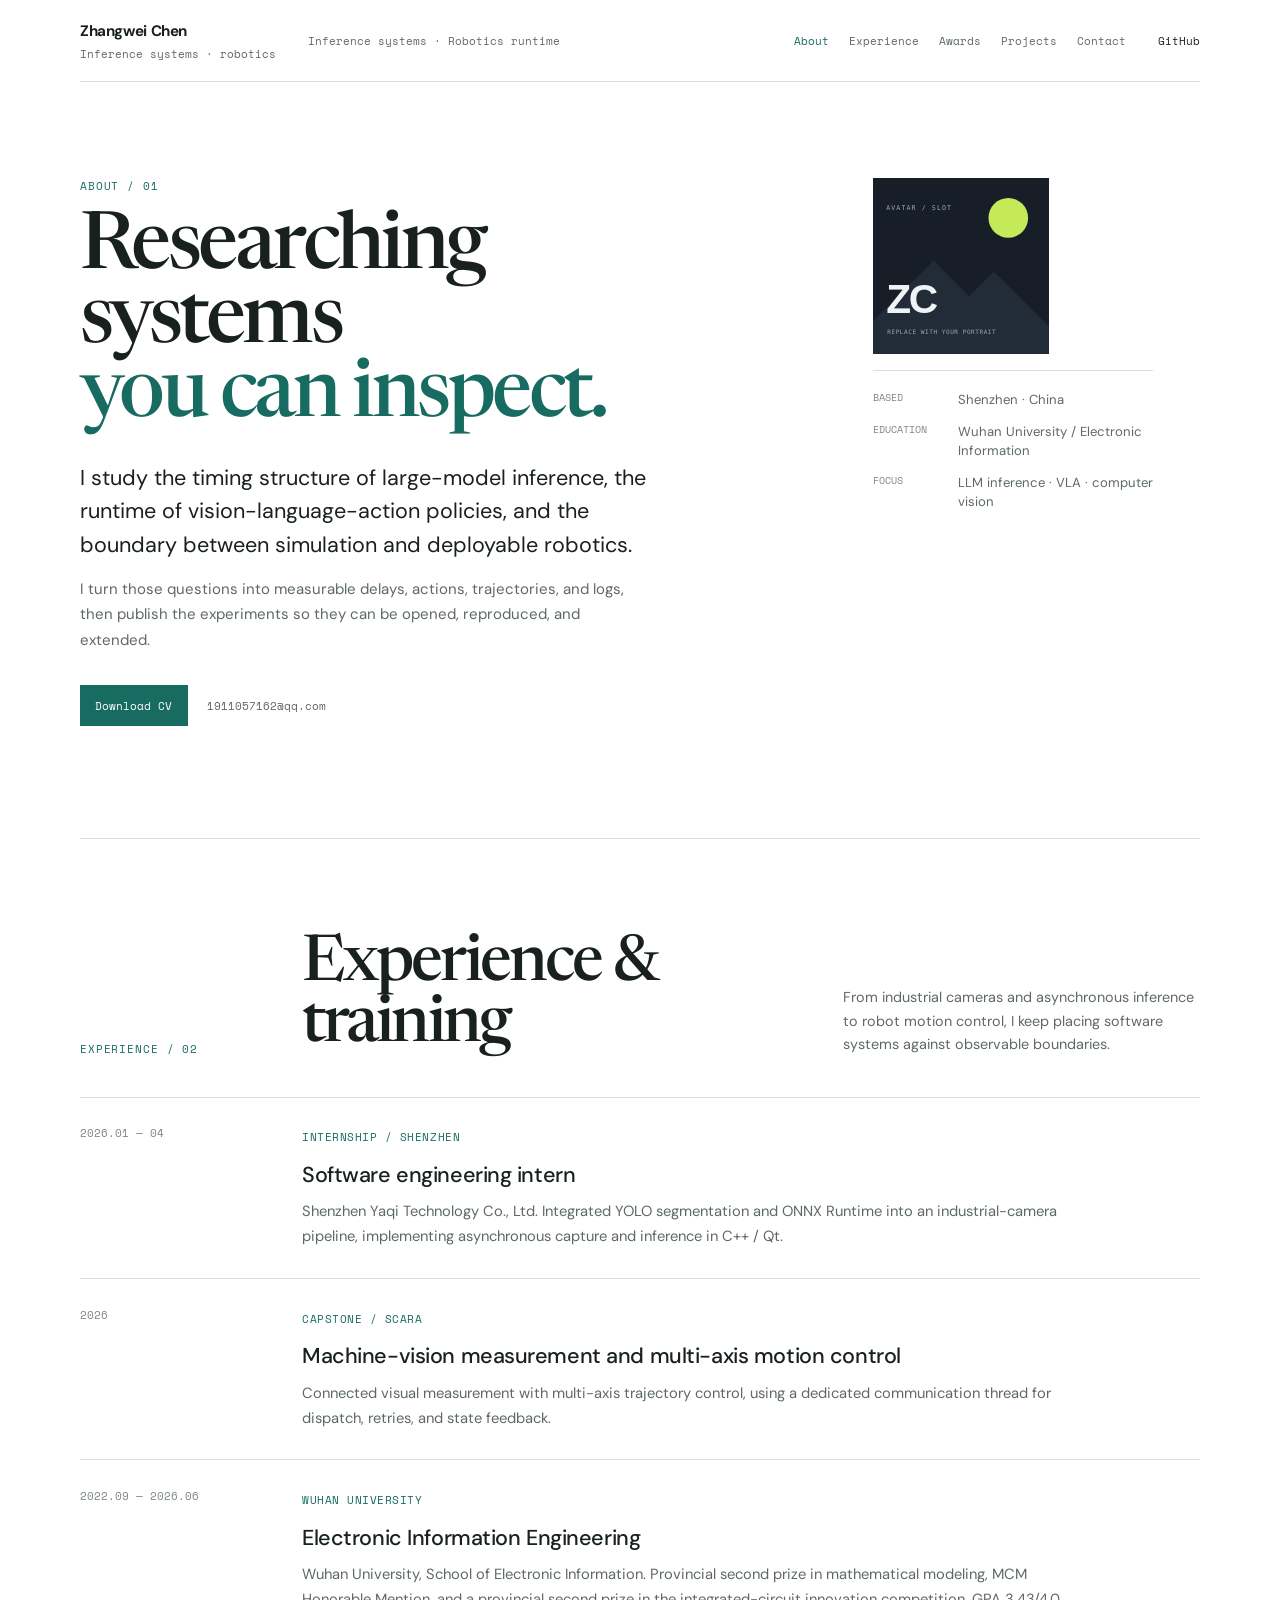
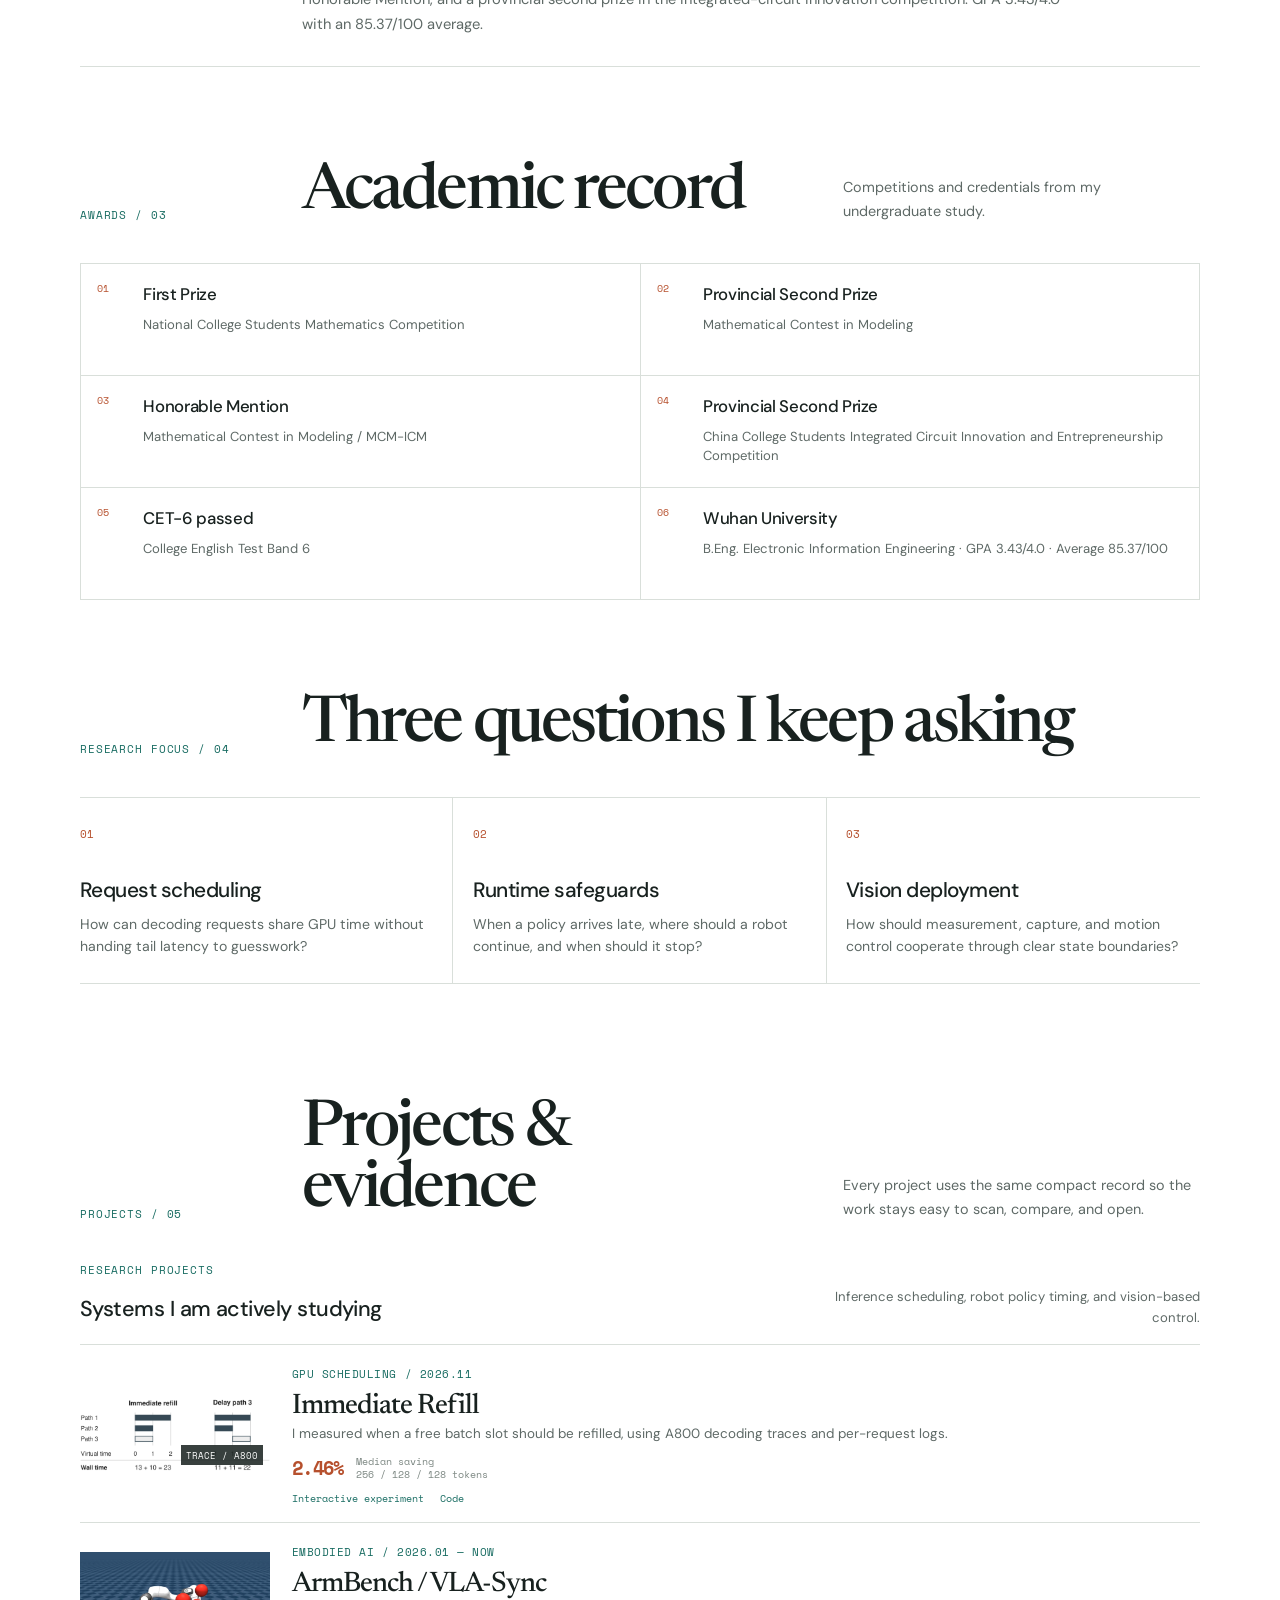
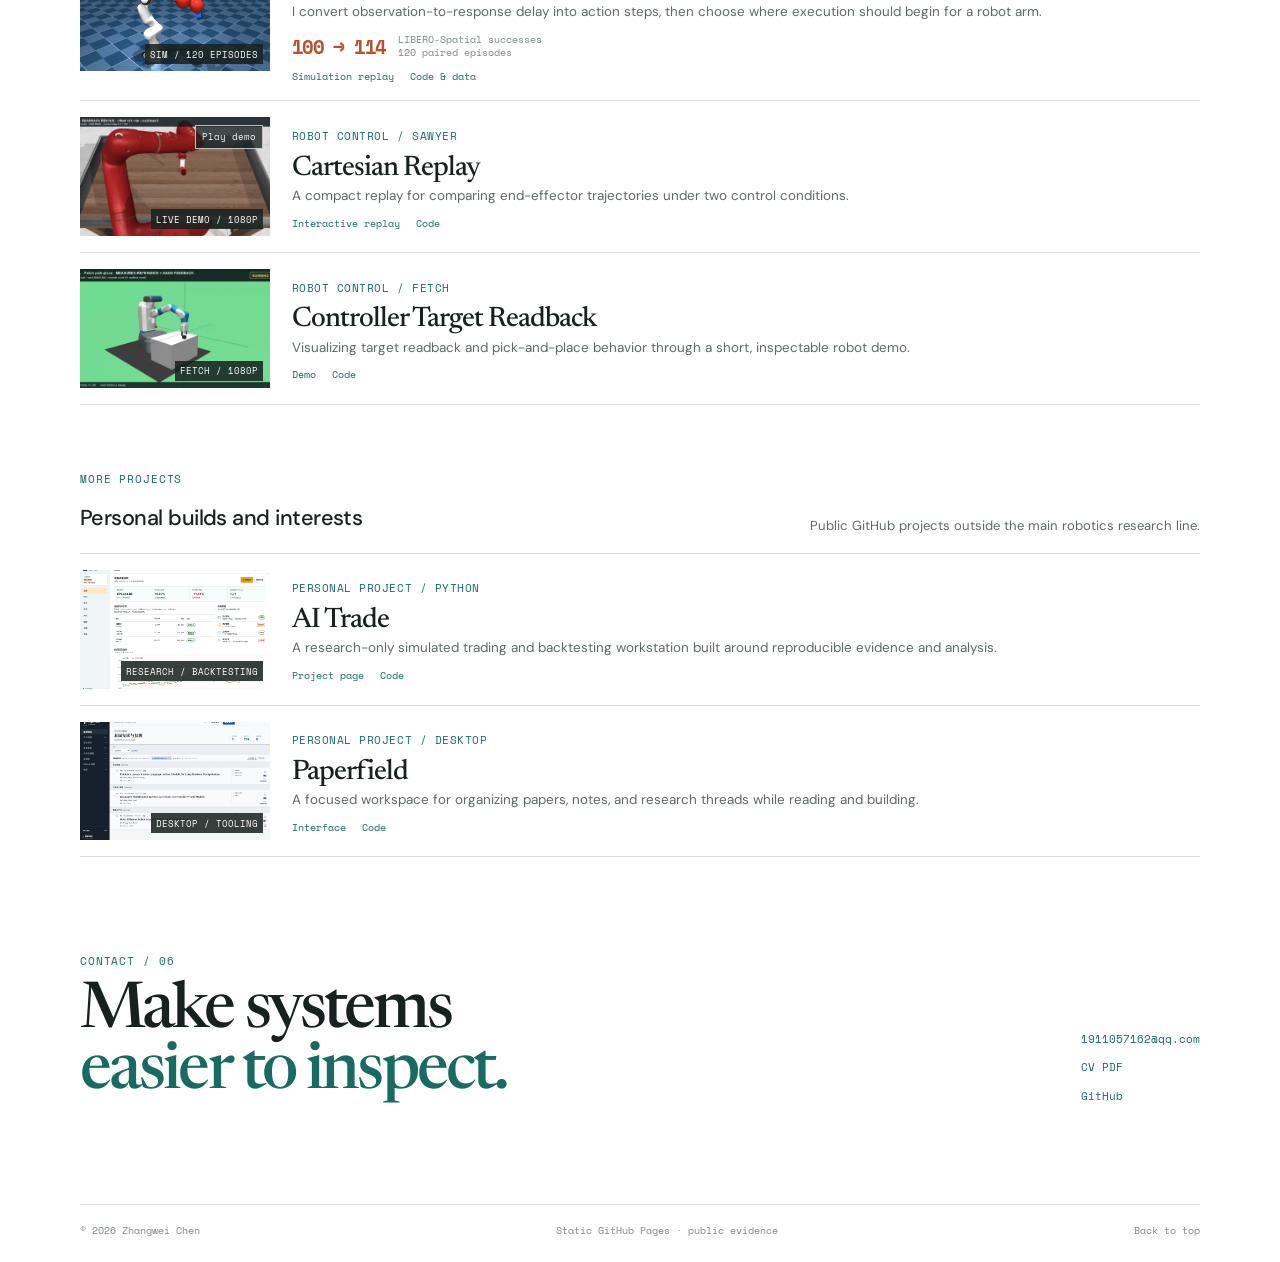
<file: index.html>
<!doctype html>
<html lang="en" id="top">
<head>
  <meta charset="utf-8">
  <meta name="viewport" content="width=device-width, initial-scale=1">
  <meta name="theme-color" content="#ffffff">
  <title>Zhangwei Chen — Inference systems & robotics</title>
  <meta name="description" content="Zhangwei Chen studies LLM inference scheduling, robot policy runtimes, and deployable vision systems.">
  <link rel="canonical" href="https://shiraikuroko123.github.io/">
  <link rel="alternate" hreflang="en" href="https://shiraikuroko123.github.io/en.html">
  <meta property="og:type" content="website">
  <meta property="og:title" content="Zhangwei Chen — Inference systems & robotics">
  <meta property="og:description" content="Researching LLM inference scheduling, robot policy runtimes, and deployable vision systems.">
  <meta property="og:url" content="https://shiraikuroko123.github.io/">
  <meta property="og:image" content="https://shiraikuroko123.github.io/assets/showcase/rss-sawyer-rescue-poster.webp">
  <meta property="og:image:alt" content="Sawyer robot arm performing a rescue motion in Cartesian Replay.">
  <link rel="preconnect" href="https://fonts.googleapis.com">
  <link rel="preconnect" href="https://fonts.gstatic.com" crossorigin>
  <link href="https://fonts.googleapis.com/css2?family=DM+Sans:wght@400;500;600;700&family=Newsreader:opsz,wght@6..72,400;6..72,500;6..72,600&family=Space+Mono:wght@400;700&display=swap" rel="stylesheet">
  <link rel="stylesheet" href="styles.css">
  <script defer src="script.js"></script>
</head>
<body>
  <a class="skip-link" href="#main">Skip to content</a>
  <div class="site-frame">
    <header class="site-header">
      <a class="brand" href="#top" aria-label="Back to homepage"><span class="brand-copy"><strong>Zhangwei Chen</strong><small>Inference systems · robotics</small></span></a>
      <p class="header-specialty">Inference systems · Robotics runtime</p>
      <nav class="site-nav" aria-label="Page navigation"><a href="#about">About</a><a href="#experience">Experience</a><a href="#awards">Awards</a><a href="#work">Projects</a><a href="#contact">Contact</a></nav>
      <div class="header-links"><a href="https://github.com/Shiraikuroko123">GitHub</a></div>
    </header>

    <main id="main">
      <section class="intro-section" id="about" aria-labelledby="intro-title">
        <div class="intro-copy"><p class="eyebrow">ABOUT / 01</p><h1 id="intro-title">Researching systems<br><em>you can inspect.</em></h1><p class="intro-lede">I study the timing structure of large-model inference, the runtime of vision-language-action policies, and the boundary between simulation and deployable robotics.</p><p class="intro-body">I turn those questions into measurable delays, actions, trajectories, and logs, then publish the experiments so they can be opened, reproduced, and extended.</p><div class="intro-actions"><a class="button button-accent" href="assets/zhangwei-chen-cv.pdf">Download CV </a><a class="text-link" href="mailto:1911057162@qq.com">1911057162@qq.com </a></div></div>
        <aside class="profile-card" aria-label="Profile"><div class="portrait"><img id="avatar-image" src="assets/avatar-placeholder.svg" alt="Avatar placeholder" width="320" height="320"></div><dl class="profile-facts"><div><dt>Based</dt><dd>Shenzhen · China</dd></div><div><dt>Education</dt><dd>Wuhan University / Electronic Information</dd></div><div><dt>Focus</dt><dd>LLM inference · VLA · computer vision</dd></div></dl></aside>
      </section>

      <section class="experience-section section-block" id="experience" aria-labelledby="experience-title"><div class="section-heading"><p class="eyebrow">EXPERIENCE / 02</p><h2 id="experience-title">Experience &amp; training</h2><p>From industrial cameras and asynchronous inference to robot motion control, I keep placing software systems against observable boundaries.</p></div><div class="experience-list"><article class="experience-item"><time datetime="2026-01">2026.01 — 04</time><div><span class="item-kicker">INTERNSHIP / SHENZHEN</span><h3>Software engineering intern</h3><p>Shenzhen Yaqi Technology Co., Ltd. Integrated YOLO segmentation and ONNX Runtime into an industrial-camera pipeline, implementing asynchronous capture and inference in C++ / Qt.</p></div></article><article class="experience-item"><time datetime="2026">2026</time><div><span class="item-kicker">CAPSTONE / SCARA</span><h3>Machine-vision measurement and multi-axis motion control</h3><p>Connected visual measurement with multi-axis trajectory control, using a dedicated communication thread for dispatch, retries, and state feedback.</p></div></article><article class="experience-item"><time datetime="2022-09">2022.09 — 2026.06</time><div><span class="item-kicker">WUHAN UNIVERSITY</span><h3>Electronic Information Engineering</h3><p>Wuhan University, School of Electronic Information. Provincial second prize in mathematical modeling, MCM Honorable Mention, and a provincial second prize in the integrated-circuit innovation competition. GPA 3.43/4.0 with an 85.37/100 average.</p></div></article></div></section>

      <section class="awards-section section-block" id="awards" aria-labelledby="awards-title"><div class="section-heading"><p class="eyebrow">AWARDS / 03</p><h2 id="awards-title">Academic record</h2><p>Competitions and credentials from my undergraduate study.</p></div><div class="awards-list"><article><span class="award-mark">01</span><div><h3>First Prize</h3><p>National College Students Mathematics Competition</p></div></article><article><span class="award-mark">02</span><div><h3>Provincial Second Prize</h3><p>Mathematical Contest in Modeling</p></div></article><article><span class="award-mark">03</span><div><h3>Honorable Mention</h3><p>Mathematical Contest in Modeling / MCM-ICM</p></div></article><article><span class="award-mark">04</span><div><h3>Provincial Second Prize</h3><p>China College Students Integrated Circuit Innovation and Entrepreneurship Competition</p></div></article><article><span class="award-mark">05</span><div><h3>CET-6 passed</h3><p>College English Test Band 6</p></div></article><article><span class="award-mark">06</span><div><h3>Wuhan University</h3><p>B.Eng. Electronic Information Engineering · GPA 3.43/4.0 · Average 85.37/100</p></div></article></div></section>

      <section class="focus-section section-block" aria-labelledby="focus-title"><div class="section-heading compact-heading"><p class="eyebrow">RESEARCH FOCUS / 04</p><h2 id="focus-title">Three questions I keep asking</h2></div><div class="focus-grid"><article><span>01</span><h3>Request scheduling</h3><p>How can decoding requests share GPU time without handing tail latency to guesswork?</p></article><article><span>02</span><h3>Runtime safeguards</h3><p>When a policy arrives late, where should a robot continue, and when should it stop?</p></article><article><span>03</span><h3>Vision deployment</h3><p>How should measurement, capture, and motion control cooperate through clear state boundaries?</p></article></div></section>

      <section class="work-section section-block" id="work" aria-labelledby="work-title">
        <div class="section-heading work-heading">
          <p class="eyebrow">PROJECTS / 05</p>
          <h2 id="work-title">Projects &amp; evidence</h2>
          <p>Every project uses the same compact record so the work stays easy to scan, compare, and open.</p>
        </div>

        <div class="project-group" aria-labelledby="research-projects-title">
          <div class="project-group-heading">
            <div><span class="eyebrow">RESEARCH PROJECTS</span><h3 id="research-projects-title">Systems I am actively studying</h3></div>
            <p>Inference scheduling, robot policy timing, and vision-based control.</p>
          </div>
          <div class="project-list">
            <article class="project-row project-row-chart">
              <a class="project-row-media" href="https://shiraikuroko123.github.io/immediate-refill/" aria-label="Open Immediate Refill interactive experiment"><img src="assets/showcase/immediate-refill.webp" width="2200" height="903" decoding="async" alt="Immediate Refill parallel inference scheduling timeline figure."><span class="media-tag">TRACE / A800</span></a>
              <div class="project-row-body"><span class="item-kicker">GPU SCHEDULING / 2026.11</span><h3>Immediate Refill</h3><p>I measured when a free batch slot should be refilled, using A800 decoding traces and per-request logs.</p><div class="project-row-result"><strong>2.46%</strong><span>Median saving<br>256 / 128 / 128 tokens</span></div><div class="project-row-links"><a href="https://shiraikuroko123.github.io/immediate-refill/">Interactive experiment</a><a href="https://github.com/Shiraikuroko123/immediate-refill">Code</a></div></div>
            </article>
            <article class="project-row">
              <div class="project-row-media"><video autoplay muted loop playsinline preload="metadata" poster="assets/showcase/panda-simulation.webp" aria-label="ArmBench MuJoCo Panda robot simulation"><source src="assets/showcase/armbench-teaser.mp4" type="video/mp4"></video><span class="media-tag">SIM / 120 EPISODES</span></div>
              <div class="project-row-body"><span class="item-kicker">EMBODIED AI / 2026.01 — NOW</span><h3>ArmBench / VLA-Sync</h3><p>I convert observation-to-response delay into action steps, then choose where execution should begin for a robot arm.</p><div class="project-row-result"><strong>100 → 114</strong><span>LIBERO-Spatial successes<br>120 paired episodes</span></div><div class="project-row-links"><a href="https://shiraikuroko123.github.io/armbench-vla-runtime/">Simulation replay</a><a href="https://github.com/Shiraikuroko123/armbench-vla-runtime">Code &amp; data</a></div></div>
            </article>
            <article class="project-row">
              <div class="project-row-media"><video id="hero-video" autoplay muted loop playsinline preload="metadata" poster="assets/showcase/rss-sawyer-rescue-poster.webp" aria-label="Nine-second 1080p Sawyer robot replay"><source src="assets/showcase/rss-sawyer-rescue-1080p.mp4" type="video/mp4"></video><span class="media-tag">LIVE DEMO / 1080P</span><button class="media-toggle" id="media-toggle" type="button" aria-pressed="false">Pause demo</button></div>
              <div class="project-row-body"><span class="item-kicker">ROBOT CONTROL / SAWYER</span><h3>Cartesian Replay</h3><p>A compact replay for comparing end-effector trajectories under two control conditions.</p><div class="project-row-links"><a href="https://shiraikuroko123.github.io/rss-cartesian-target-replay/">Interactive replay</a><a href="https://github.com/Shiraikuroko123/rss-cartesian-target-replay">Code</a></div></div>
            </article>
            <article class="project-row">
              <a class="project-row-media" href="https://shiraikuroko123.github.io/ral-controller-target-readback/" aria-label="Open Fetch controller target readback demo"><video autoplay muted loop playsinline preload="metadata" poster="assets/showcase/ral-fetch-pick-place-drop-poster.webp" aria-label="1080p Fetch robot pick-and-place demo"><source src="assets/showcase/ral-fetch-pick-place-drop-1080p.mp4" type="video/mp4"></video><span class="media-tag">FETCH / 1080P</span></a>
              <div class="project-row-body"><span class="item-kicker">ROBOT CONTROL / FETCH</span><h3>Controller Target Readback</h3><p>Visualizing target readback and pick-and-place behavior through a short, inspectable robot demo.</p><div class="project-row-links"><a href="https://shiraikuroko123.github.io/ral-controller-target-readback/">Demo</a><a href="https://github.com/Shiraikuroko123/ral-controller-target-readback">Code</a></div></div>
            </article>
          </div>
        </div>

        <div class="project-group project-group-more" aria-labelledby="more-projects-title">
          <div class="project-group-heading">
            <div><span class="eyebrow">MORE PROJECTS</span><h3 id="more-projects-title">Personal builds and interests</h3></div>
            <p>Public GitHub projects outside the main robotics research line.</p>
          </div>
          <div class="project-list">
            <article class="project-row">
              <a class="project-row-media" href="https://shiraikuroko123.github.io/ai-trade/"><img src="assets/showcase/ai-trade-workstation.webp" width="1440" height="1000" decoding="async" alt="AI Trade research and simulated trading workstation."><span class="media-tag">RESEARCH / BACKTESTING</span></a>
              <div class="project-row-body"><span class="item-kicker">PERSONAL PROJECT / PYTHON</span><h3>AI Trade</h3><p>A research-only simulated trading and backtesting workstation built around reproducible evidence and analysis.</p><div class="project-row-links"><a href="https://shiraikuroko123.github.io/ai-trade/">Project page</a><a href="https://github.com/Shiraikuroko123/ai-trade">Code</a></div></div>
            </article>
            <article class="project-row">
              <a class="project-row-media" href="https://shiraikuroko123.github.io/paperfield/"><img src="assets/showcase/paperfield-workspace.webp" width="1440" height="960" decoding="async" alt="Paperfield research tooling desktop workspace."><span class="media-tag">DESKTOP / TOOLING</span></a>
              <div class="project-row-body"><span class="item-kicker">PERSONAL PROJECT / DESKTOP</span><h3>Paperfield</h3><p>A focused workspace for organizing papers, notes, and research threads while reading and building.</p><div class="project-row-links"><a href="https://shiraikuroko123.github.io/paperfield/">Interface</a><a href="https://github.com/Shiraikuroko123/paperfield">Code</a></div></div>
            </article>
          </div>
        </div>
      </section>

      <section class="contact-section section-block" id="contact" aria-labelledby="contact-title"><div class="contact-copy"><p class="eyebrow">CONTACT / 06</p><h2 id="contact-title">Make systems<br><em>easier to inspect.</em></h2></div><div class="contact-links"><a href="mailto:1911057162@qq.com">1911057162@qq.com</a><a href="assets/zhangwei-chen-cv.pdf">CV PDF</a><a href="https://github.com/Shiraikuroko123">GitHub</a></div></section>
    </main>
    <footer class="site-footer"><span>© 2026 Zhangwei Chen</span><span>Static GitHub Pages · public evidence</span><a href="#top">Back to top</a></footer>
  </div>
</body>
</html>
</file>
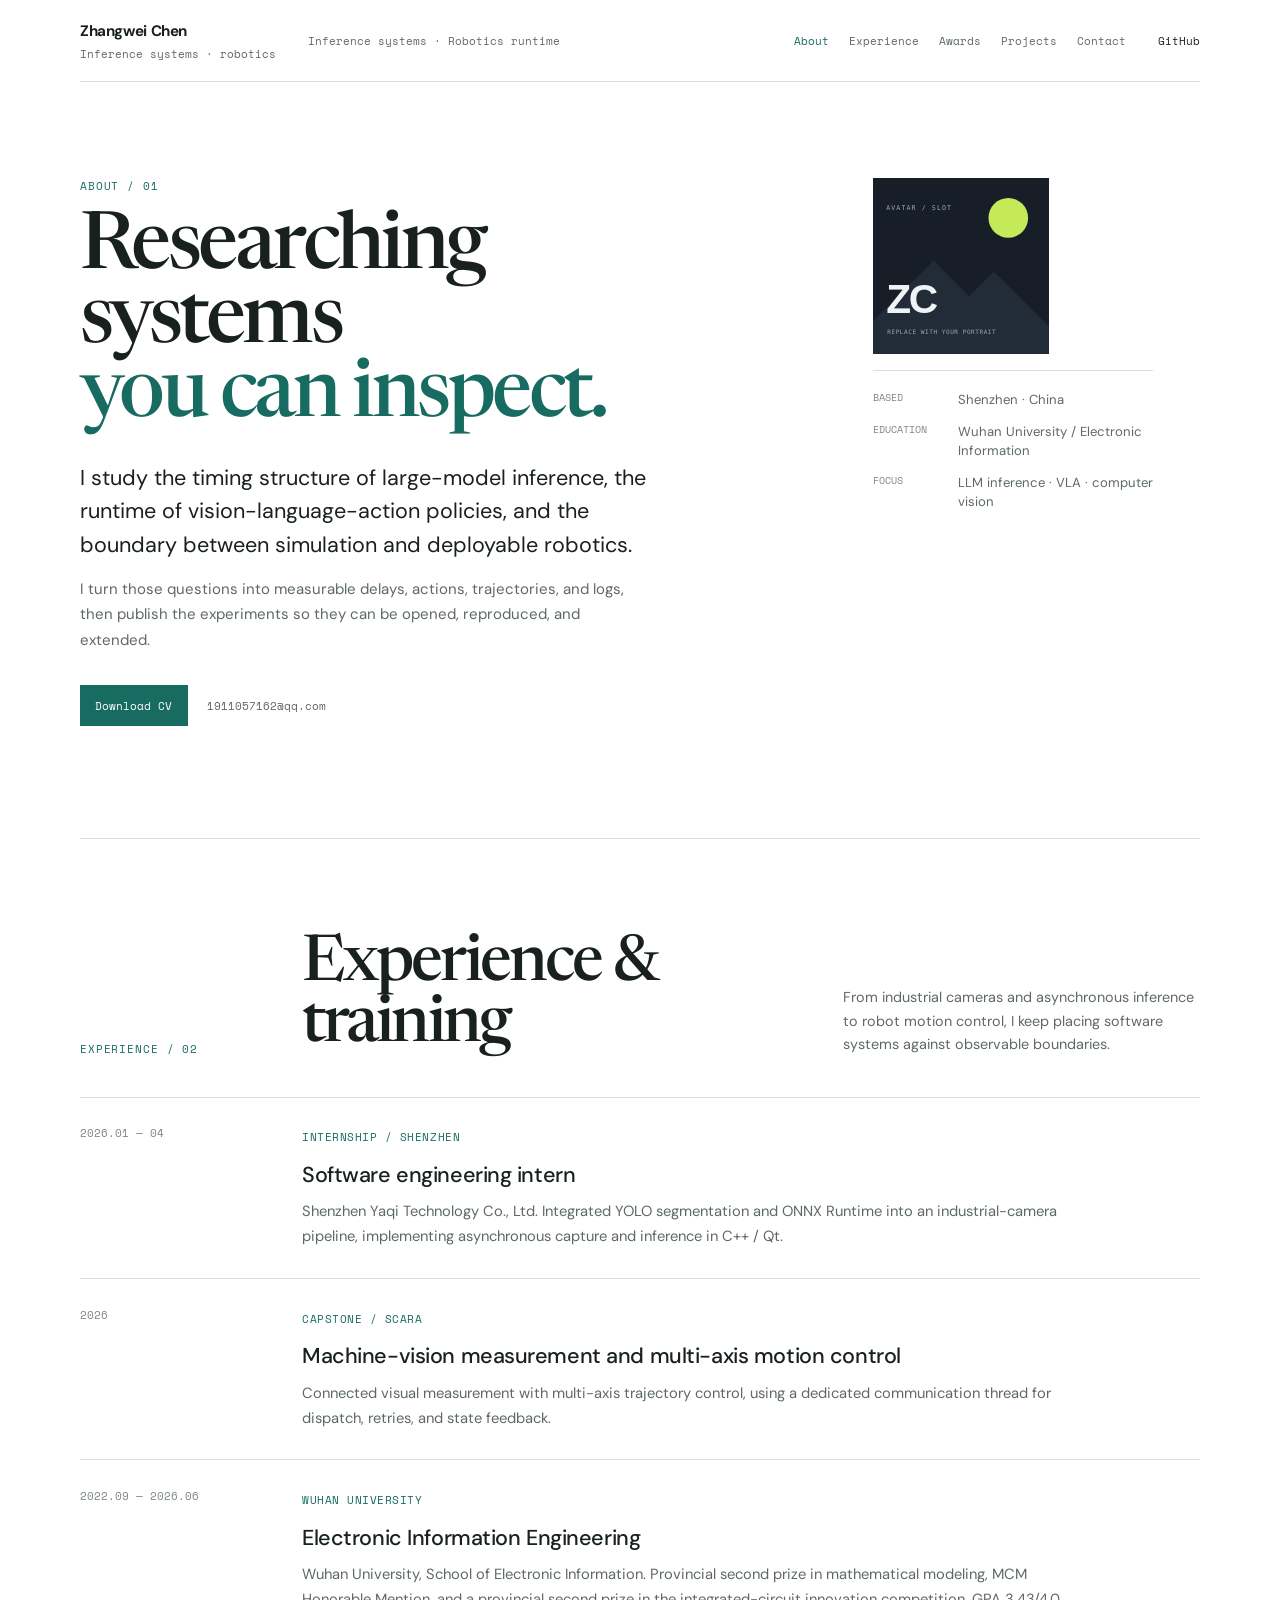
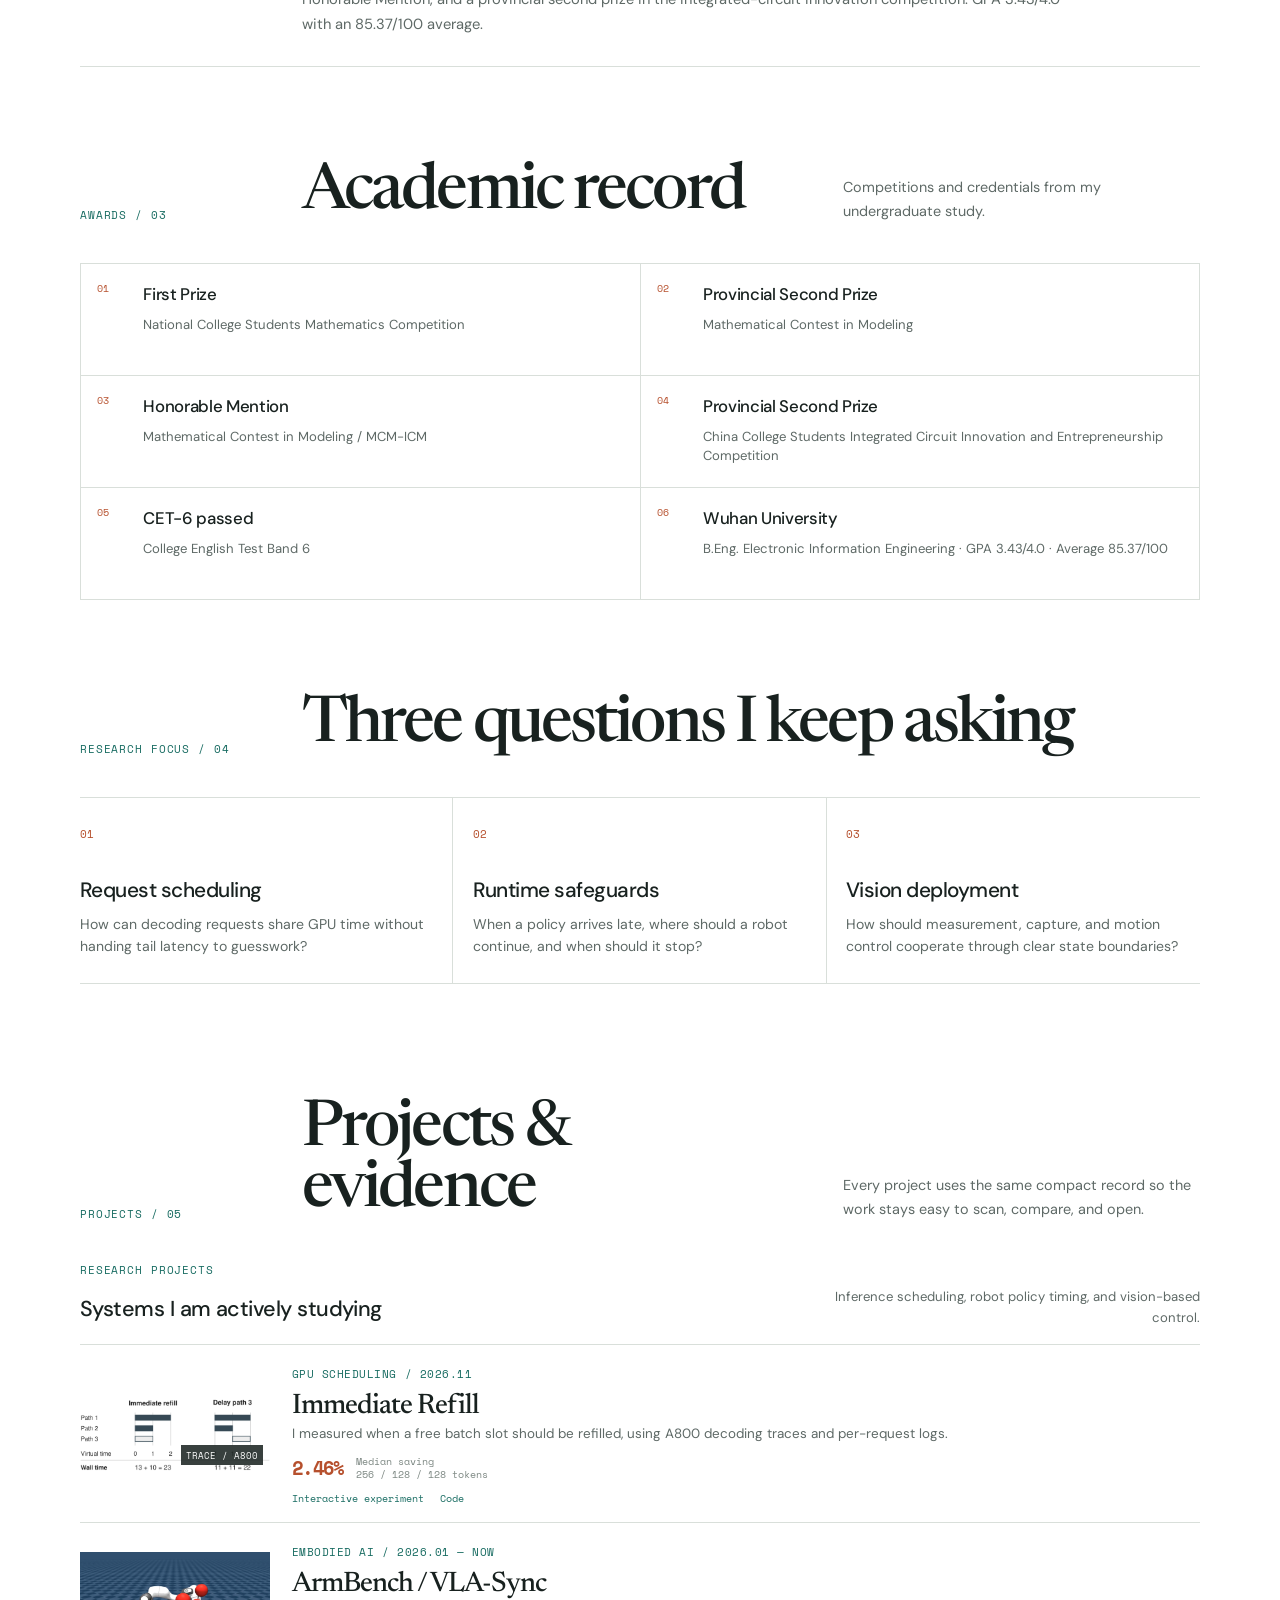
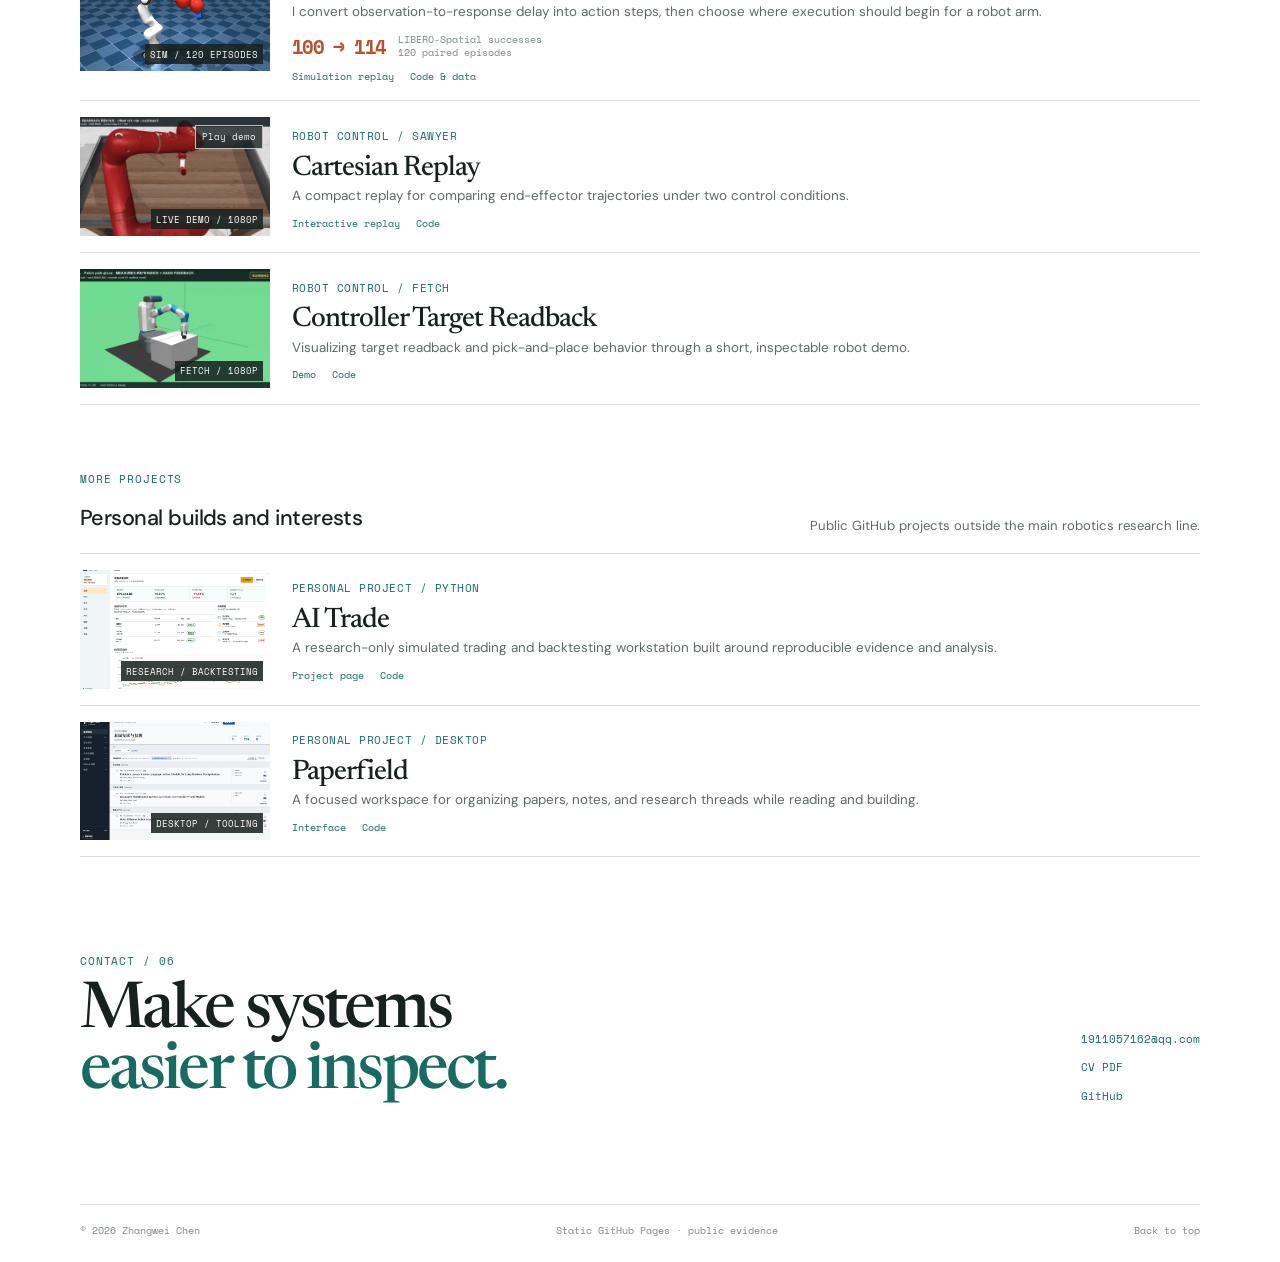
<file: en.html>
<!doctype html>
<html lang="en" id="top">
<head>
  <meta charset="utf-8">
  <meta name="viewport" content="width=device-width, initial-scale=1">
  <meta name="theme-color" content="#ffffff">
  <title>Zhangwei Chen — Inference systems & robotics</title>
  <meta name="description" content="Zhangwei Chen studies LLM inference scheduling, robot policy runtimes, and deployable vision systems.">
  <link rel="canonical" href="https://shiraikuroko123.github.io/en.html">
  <link rel="alternate" hreflang="en" href="https://shiraikuroko123.github.io/en.html">
  <meta property="og:type" content="website">
  <meta property="og:title" content="Zhangwei Chen — Inference systems & robotics">
  <meta property="og:description" content="Researching LLM inference scheduling, robot policy runtimes, and deployable vision systems.">
  <meta property="og:url" content="https://shiraikuroko123.github.io/en.html">
  <meta property="og:image" content="https://shiraikuroko123.github.io/assets/showcase/rss-sawyer-rescue-poster.webp">
  <meta property="og:image:alt" content="Sawyer robot arm performing a rescue motion in Cartesian Replay.">
  <link rel="preconnect" href="https://fonts.googleapis.com">
  <link rel="preconnect" href="https://fonts.gstatic.com" crossorigin>
  <link href="https://fonts.googleapis.com/css2?family=DM+Sans:wght@400;500;600;700&family=Newsreader:opsz,wght@6..72,400;6..72,500;6..72,600&family=Space+Mono:wght@400;700&display=swap" rel="stylesheet">
  <link rel="stylesheet" href="styles.css">
  <script defer src="script.js"></script>
</head>
<body>
  <a class="skip-link" href="#main">Skip to content</a>
  <div class="site-frame">
    <header class="site-header">
      <a class="brand" href="#top" aria-label="Back to homepage"><span class="brand-copy"><strong>Zhangwei Chen</strong><small>Inference systems · robotics</small></span></a>
      <p class="header-specialty">Inference systems · Robotics runtime</p>
      <nav class="site-nav" aria-label="Page navigation"><a href="#about">About</a><a href="#experience">Experience</a><a href="#awards">Awards</a><a href="#work">Projects</a><a href="#contact">Contact</a></nav>
      <div class="header-links"><a href="https://github.com/Shiraikuroko123">GitHub</a></div>
    </header>

    <main id="main">
      <section class="intro-section" id="about" aria-labelledby="intro-title">
        <div class="intro-copy"><p class="eyebrow">ABOUT / 01</p><h1 id="intro-title">Researching systems<br><em>you can inspect.</em></h1><p class="intro-lede">I study the timing structure of large-model inference, the runtime of vision-language-action policies, and the boundary between simulation and deployable robotics.</p><p class="intro-body">I turn those questions into measurable delays, actions, trajectories, and logs, then publish the experiments so they can be opened, reproduced, and extended.</p><div class="intro-actions"><a class="button button-accent" href="assets/zhangwei-chen-cv.pdf">Download CV </a><a class="text-link" href="mailto:1911057162@qq.com">1911057162@qq.com </a></div></div>
        <aside class="profile-card" aria-label="Profile"><div class="portrait"><img id="avatar-image" src="assets/avatar-placeholder.svg" alt="Avatar placeholder" width="320" height="320"></div><dl class="profile-facts"><div><dt>Based</dt><dd>Shenzhen · China</dd></div><div><dt>Education</dt><dd>Wuhan University / Electronic Information</dd></div><div><dt>Focus</dt><dd>LLM inference · VLA · computer vision</dd></div></dl></aside>
      </section>

      <section class="experience-section section-block" id="experience" aria-labelledby="experience-title"><div class="section-heading"><p class="eyebrow">EXPERIENCE / 02</p><h2 id="experience-title">Experience &amp; training</h2><p>From industrial cameras and asynchronous inference to robot motion control, I keep placing software systems against observable boundaries.</p></div><div class="experience-list"><article class="experience-item"><time datetime="2026-01">2026.01 — 04</time><div><span class="item-kicker">INTERNSHIP / SHENZHEN</span><h3>Software engineering intern</h3><p>Shenzhen Yaqi Technology Co., Ltd. Integrated YOLO segmentation and ONNX Runtime into an industrial-camera pipeline, implementing asynchronous capture and inference in C++ / Qt.</p></div></article><article class="experience-item"><time datetime="2026">2026</time><div><span class="item-kicker">CAPSTONE / SCARA</span><h3>Machine-vision measurement and multi-axis motion control</h3><p>Connected visual measurement with multi-axis trajectory control, using a dedicated communication thread for dispatch, retries, and state feedback.</p></div></article><article class="experience-item"><time datetime="2022-09">2022.09 — 2026.06</time><div><span class="item-kicker">WUHAN UNIVERSITY</span><h3>Electronic Information Engineering</h3><p>Wuhan University, School of Electronic Information. Provincial second prize in mathematical modeling, MCM Honorable Mention, and a provincial second prize in the integrated-circuit innovation competition. GPA 3.43/4.0 with an 85.37/100 average.</p></div></article></div></section>

      <section class="awards-section section-block" id="awards" aria-labelledby="awards-title"><div class="section-heading"><p class="eyebrow">AWARDS / 03</p><h2 id="awards-title">Academic record</h2><p>Competitions and credentials from my undergraduate study.</p></div><div class="awards-list"><article><span class="award-mark">01</span><div><h3>First Prize</h3><p>National College Students Mathematics Competition</p></div></article><article><span class="award-mark">02</span><div><h3>Provincial Second Prize</h3><p>Mathematical Contest in Modeling</p></div></article><article><span class="award-mark">03</span><div><h3>Honorable Mention</h3><p>Mathematical Contest in Modeling / MCM-ICM</p></div></article><article><span class="award-mark">04</span><div><h3>Provincial Second Prize</h3><p>China College Students Integrated Circuit Innovation and Entrepreneurship Competition</p></div></article><article><span class="award-mark">05</span><div><h3>CET-6 passed</h3><p>College English Test Band 6</p></div></article><article><span class="award-mark">06</span><div><h3>Wuhan University</h3><p>B.Eng. Electronic Information Engineering · GPA 3.43/4.0 · Average 85.37/100</p></div></article></div></section>

      <section class="focus-section section-block" aria-labelledby="focus-title"><div class="section-heading compact-heading"><p class="eyebrow">RESEARCH FOCUS / 04</p><h2 id="focus-title">Three questions I keep asking</h2></div><div class="focus-grid"><article><span>01</span><h3>Request scheduling</h3><p>How can decoding requests share GPU time without handing tail latency to guesswork?</p></article><article><span>02</span><h3>Runtime safeguards</h3><p>When a policy arrives late, where should a robot continue, and when should it stop?</p></article><article><span>03</span><h3>Vision deployment</h3><p>How should measurement, capture, and motion control cooperate through clear state boundaries?</p></article></div></section>

      <section class="work-section section-block" id="work" aria-labelledby="work-title">
        <div class="section-heading work-heading">
          <p class="eyebrow">PROJECTS / 05</p>
          <h2 id="work-title">Projects &amp; evidence</h2>
          <p>Every project uses the same compact record so the work stays easy to scan, compare, and open.</p>
        </div>

        <div class="project-group" aria-labelledby="research-projects-title">
          <div class="project-group-heading">
            <div><span class="eyebrow">RESEARCH PROJECTS</span><h3 id="research-projects-title">Systems I am actively studying</h3></div>
            <p>Inference scheduling, robot policy timing, and vision-based control.</p>
          </div>
          <div class="project-list">
            <article class="project-row project-row-chart">
              <a class="project-row-media" href="https://shiraikuroko123.github.io/immediate-refill/" aria-label="Open Immediate Refill interactive experiment"><img src="assets/showcase/immediate-refill.webp" width="2200" height="903" decoding="async" alt="Immediate Refill parallel inference scheduling timeline figure."><span class="media-tag">TRACE / A800</span></a>
              <div class="project-row-body"><span class="item-kicker">GPU SCHEDULING / 2026.11</span><h3>Immediate Refill</h3><p>I measured when a free batch slot should be refilled, using A800 decoding traces and per-request logs.</p><div class="project-row-result"><strong>2.46%</strong><span>Median saving<br>256 / 128 / 128 tokens</span></div><div class="project-row-links"><a href="https://shiraikuroko123.github.io/immediate-refill/">Interactive experiment</a><a href="https://github.com/Shiraikuroko123/immediate-refill">Code</a></div></div>
            </article>
            <article class="project-row">
              <div class="project-row-media"><video autoplay muted loop playsinline preload="metadata" poster="assets/showcase/panda-simulation.webp" aria-label="ArmBench MuJoCo Panda robot simulation"><source src="assets/showcase/armbench-teaser.mp4" type="video/mp4"></video><span class="media-tag">SIM / 120 EPISODES</span></div>
              <div class="project-row-body"><span class="item-kicker">EMBODIED AI / 2026.01 — NOW</span><h3>ArmBench / VLA-Sync</h3><p>I convert observation-to-response delay into action steps, then choose where execution should begin for a robot arm.</p><div class="project-row-result"><strong>100 → 114</strong><span>LIBERO-Spatial successes<br>120 paired episodes</span></div><div class="project-row-links"><a href="https://shiraikuroko123.github.io/armbench-vla-runtime/">Simulation replay</a><a href="https://github.com/Shiraikuroko123/armbench-vla-runtime">Code &amp; data</a></div></div>
            </article>
            <article class="project-row">
              <div class="project-row-media"><video id="hero-video" autoplay muted loop playsinline preload="metadata" poster="assets/showcase/rss-sawyer-rescue-poster.webp" aria-label="Nine-second 1080p Sawyer robot replay"><source src="assets/showcase/rss-sawyer-rescue-1080p.mp4" type="video/mp4"></video><span class="media-tag">LIVE DEMO / 1080P</span><button class="media-toggle" id="media-toggle" type="button" aria-pressed="false">Pause demo</button></div>
              <div class="project-row-body"><span class="item-kicker">ROBOT CONTROL / SAWYER</span><h3>Cartesian Replay</h3><p>A compact replay for comparing end-effector trajectories under two control conditions.</p><div class="project-row-links"><a href="https://shiraikuroko123.github.io/rss-cartesian-target-replay/">Interactive replay</a><a href="https://github.com/Shiraikuroko123/rss-cartesian-target-replay">Code</a></div></div>
            </article>
            <article class="project-row">
              <a class="project-row-media" href="https://shiraikuroko123.github.io/ral-controller-target-readback/" aria-label="Open Fetch controller target readback demo"><video autoplay muted loop playsinline preload="metadata" poster="assets/showcase/ral-fetch-pick-place-drop-poster.webp" aria-label="1080p Fetch robot pick-and-place demo"><source src="assets/showcase/ral-fetch-pick-place-drop-1080p.mp4" type="video/mp4"></video><span class="media-tag">FETCH / 1080P</span></a>
              <div class="project-row-body"><span class="item-kicker">ROBOT CONTROL / FETCH</span><h3>Controller Target Readback</h3><p>Visualizing target readback and pick-and-place behavior through a short, inspectable robot demo.</p><div class="project-row-links"><a href="https://shiraikuroko123.github.io/ral-controller-target-readback/">Demo</a><a href="https://github.com/Shiraikuroko123/ral-controller-target-readback">Code</a></div></div>
            </article>
          </div>
        </div>

        <div class="project-group project-group-more" aria-labelledby="more-projects-title">
          <div class="project-group-heading">
            <div><span class="eyebrow">MORE PROJECTS</span><h3 id="more-projects-title">Personal builds and interests</h3></div>
            <p>Public GitHub projects outside the main robotics research line.</p>
          </div>
          <div class="project-list">
            <article class="project-row">
              <a class="project-row-media" href="https://shiraikuroko123.github.io/ai-trade/"><img src="assets/showcase/ai-trade-workstation.webp" width="1440" height="1000" decoding="async" alt="AI Trade research and simulated trading workstation."><span class="media-tag">RESEARCH / BACKTESTING</span></a>
              <div class="project-row-body"><span class="item-kicker">PERSONAL PROJECT / PYTHON</span><h3>AI Trade</h3><p>A research-only simulated trading and backtesting workstation built around reproducible evidence and analysis.</p><div class="project-row-links"><a href="https://shiraikuroko123.github.io/ai-trade/">Project page</a><a href="https://github.com/Shiraikuroko123/ai-trade">Code</a></div></div>
            </article>
            <article class="project-row">
              <a class="project-row-media" href="https://shiraikuroko123.github.io/paperfield/"><img src="assets/showcase/paperfield-workspace.webp" width="1440" height="960" decoding="async" alt="Paperfield research tooling desktop workspace."><span class="media-tag">DESKTOP / TOOLING</span></a>
              <div class="project-row-body"><span class="item-kicker">PERSONAL PROJECT / DESKTOP</span><h3>Paperfield</h3><p>A focused workspace for organizing papers, notes, and research threads while reading and building.</p><div class="project-row-links"><a href="https://shiraikuroko123.github.io/paperfield/">Interface</a><a href="https://github.com/Shiraikuroko123/paperfield">Code</a></div></div>
            </article>
          </div>
        </div>
      </section>

      <section class="contact-section section-block" id="contact" aria-labelledby="contact-title"><div class="contact-copy"><p class="eyebrow">CONTACT / 06</p><h2 id="contact-title">Make systems<br><em>easier to inspect.</em></h2></div><div class="contact-links"><a href="mailto:1911057162@qq.com">1911057162@qq.com</a><a href="assets/zhangwei-chen-cv.pdf">CV PDF</a><a href="https://github.com/Shiraikuroko123">GitHub</a></div></section>
    </main>
    <footer class="site-footer"><span>© 2026 Zhangwei Chen</span><span>Static GitHub Pages · public evidence</span><a href="#top">Back to top</a></footer>
  </div>
</body>
</html>
</file>
<file: styles.css>
:root {
  --bg: #ffffff;
  --surface: #f1f3ef;
  --surface-strong: #e7ece7;
  --ink: #18211f;
  --muted: #5e6966;
  --dim: #7d8883;
  --line: #d9dfda;
  --accent: #176b61;
  --accent-soft: #dcece8;
  --result: #b6502d;
  --max: 1120px;
}

* { box-sizing: border-box; }
html { scroll-behavior: smooth; background: var(--bg); }
body { margin: 0; background: var(--bg); color: var(--ink); font: 400 15px/1.7 "DM Sans", "Noto Sans CJK SC", "Microsoft YaHei", sans-serif; text-rendering: optimizeLegibility; }
::selection { color: var(--bg); background: var(--accent); }
a { color: inherit; text-decoration: none; }
a, button { -webkit-tap-highlight-color: transparent; }
button { color: inherit; font: inherit; }
:focus-visible { outline: 2px solid var(--accent); outline-offset: 4px; }

.skip-link { position: fixed; z-index: 10; top: 1rem; left: 1rem; padding: .5rem .75rem; background: var(--accent); color: #fff; transform: translateY(-180%); }
.skip-link:focus { transform: translateY(0); }
.site-frame { width: min(calc(100% - 48px), var(--max)); margin: 0 auto; }
.site-header { display: grid; grid-template-columns: auto 1fr auto auto; gap: 2rem; align-items: center; min-height: 82px; border-bottom: 1px solid var(--line); }
.brand { display: inline-flex; align-items: center; gap: .75rem; }
.brand-copy { display: grid; gap: .02rem; }
.brand-copy strong { font-size: .95rem; letter-spacing: -.025em; }
.brand-copy small, .header-specialty { color: var(--muted); font: .68rem "Space Mono", monospace; }
.header-specialty { margin: 0; }
.site-nav, .header-links { display: flex; align-items: center; gap: 1.25rem; font: .7rem "Space Mono", monospace; }
.site-nav a, .header-links a { color: var(--muted); }
.site-nav a:hover, .site-nav a.is-active, .header-links a:hover { color: var(--accent); }
.header-links a:last-child { color: var(--ink); }

main { min-width: 0; }
.intro-section { display: grid; grid-template-columns: minmax(0, 1.35fr) minmax(260px, .65fr); gap: clamp(3rem, 9vw, 9rem); padding: 96px 0 112px; border-bottom: 1px solid var(--line); }
.eyebrow { margin: 0; color: var(--accent); font: .68rem "Space Mono", monospace; letter-spacing: .08em; text-transform: uppercase; }
h1, h2, h3, p { margin-top: 0; }
h1, h2, h3 { font-weight: 500; }
h1, h2 { font-family: "Newsreader", "DM Sans", "Noto Sans CJK SC", "Microsoft YaHei", serif; letter-spacing: -.045em; }
h1 { max-width: 16ch; margin: 1.2rem 0 1.7rem; font-size: clamp(3.3rem, 6.2vw, 5.8rem); line-height: .93; }
h1 em, h2 em { color: var(--accent); font-style: normal; }
.intro-lede { max-width: 37rem; margin-bottom: .9rem; color: var(--ink); font-size: clamp(1.1rem, 1.7vw, 1.35rem); line-height: 1.55; }
.intro-body { max-width: 35rem; margin-bottom: 2rem; color: var(--muted); }
.intro-actions { display: flex; align-items: center; flex-wrap: wrap; gap: 1.2rem; }
.button { display: inline-flex; align-items: center; gap: .7rem; padding: .7rem .9rem; border: 1px solid var(--line); font: .7rem "Space Mono", monospace; }
.button span, .text-link span { color: var(--accent); }
.button-accent { border-color: var(--accent); background: var(--accent); color: #fff; }
.button-accent span { color: #fff; }
.text-link { color: var(--muted); font: .7rem "Space Mono", monospace; }
.text-link:hover { color: var(--accent); }
.profile-card { align-self: start; max-width: 280px; }
.portrait { width: 176px; height: 176px; margin-bottom: 1rem; overflow: hidden; background: var(--surface-strong); }
.portrait img { display: block; width: 100%; height: 100%; object-fit: cover; }
.profile-facts { display: grid; gap: .8rem; margin: 0; padding-top: 1.2rem; border-top: 1px solid var(--line); }
.profile-facts div { display: grid; grid-template-columns: 4.5rem 1fr; gap: .8rem; }
.profile-facts dt { color: var(--dim); font: .64rem "Space Mono", monospace; text-transform: uppercase; }
.profile-facts dd { margin: 0; color: var(--muted); font-size: .82rem; line-height: 1.45; }

.section-block { padding: 96px 0 0; }
.section-heading { display: grid; grid-template-columns: 190px minmax(0, 1fr) minmax(180px, .7fr); gap: 2rem; align-items: end; padding-bottom: 2.5rem; }
.section-heading h2 { margin: 0; font-size: clamp(2.6rem, 5vw, 4.8rem); line-height: .95; }
.section-heading > p:last-child { max-width: 22rem; margin: 0; color: var(--muted); font-size: .9rem; line-height: 1.65; }
.compact-heading { grid-template-columns: 190px minmax(0, 1fr); }
.experience-list { border-top: 1px solid var(--line); }
.experience-item { display: grid; grid-template-columns: 190px minmax(0, 1fr); gap: 2rem; padding: 1.65rem 0 1.8rem; border-bottom: 1px solid var(--line); }
.experience-item time { color: var(--dim); font: .7rem "Space Mono", monospace; }
.item-kicker { color: var(--accent); font: .66rem "Space Mono", monospace; letter-spacing: .05em; text-transform: uppercase; }
.experience-item h3 { margin: .45rem 0 .35rem; font-size: 1.35rem; letter-spacing: -.02em; }
.experience-item p { max-width: 48rem; margin: 0; color: var(--muted); font-size: .92rem; }
.awards-list { display: grid; grid-template-columns: repeat(2, minmax(0, 1fr)); border-top: 1px solid var(--line); border-left: 1px solid var(--line); }
.awards-list article { display: grid; grid-template-columns: 2rem minmax(0, 1fr); gap: .9rem; min-height: 112px; padding: 1rem 1rem 1.1rem; border-right: 1px solid var(--line); border-bottom: 1px solid var(--line); }
.award-mark { color: var(--result); font: .65rem "Space Mono", monospace; }
.awards-list h3 { margin: 0 0 .35rem; font-size: 1.05rem; letter-spacing: -.02em; }
.awards-list p { margin: 0; color: var(--muted); font-size: .82rem; line-height: 1.5; }

.focus-grid { display: grid; grid-template-columns: repeat(3, 1fr); border-top: 1px solid var(--line); border-bottom: 1px solid var(--line); }
.focus-grid article { min-height: 180px; padding: 1.4rem 1.2rem 1.6rem 0; border-right: 1px solid var(--line); }
.focus-grid article + article { padding-left: 1.2rem; }
.focus-grid article:last-child { border-right: 0; }
.focus-grid article > span { color: var(--result); font: .68rem "Space Mono", monospace; }
.focus-grid h3 { margin: 1.6rem 0 .35rem; font-size: 1.3rem; letter-spacing: -.025em; }
.focus-grid p { max-width: 22rem; margin: 0; color: var(--muted); font-size: .88rem; line-height: 1.6; }

.work-section { padding-top: 116px; }
.work-heading { padding-bottom: 2.2rem; }
.project-group + .project-group { margin-top: 3.8rem; }
.project-group-heading { display: flex; justify-content: space-between; align-items: end; gap: 2rem; padding: 0 0 1rem; border-bottom: 1px solid var(--line); }
.project-group-heading h3 { margin: .55rem 0 0; font-size: 1.35rem; letter-spacing: -.025em; }
.project-group-heading p { max-width: 25rem; margin: 0; color: var(--muted); font-size: .82rem; line-height: 1.55; text-align: right; }
.project-list { border-top: 0; }
.project-row { display: grid; grid-template-columns: 190px minmax(0, 1fr); gap: 1.35rem; align-items: center; padding: 1rem 0; border-bottom: 1px solid var(--line); }
.project-row-media { position: relative; display: block; width: 190px; aspect-ratio: 16 / 10; overflow: hidden; background: var(--surface); }
.project-row-media img, .project-row-media video { display: block; width: 100%; height: 100%; object-fit: cover; }
.project-row-chart .project-row-media { aspect-ratio: 2200 / 903; background: #fff; }
.project-row-chart .project-row-media img { object-fit: contain; }
.media-tag { position: absolute; right: .45rem; bottom: .45rem; padding: .22rem .3rem; background: rgba(24,33,31,.86); color: #fff; font: .56rem "Space Mono", monospace; }
.project-row-body { min-width: 0; }
.project-row-body h3 { margin: .32rem 0 .25rem; font: 500 clamp(1.45rem, 2.2vw, 2rem)/1 "Newsreader", "DM Sans", serif; letter-spacing: -.035em; }
.project-row-body > p { max-width: 48rem; margin: 0; color: var(--muted); font-size: .84rem; line-height: 1.55; }
.project-row-result { display: flex; align-items: center; gap: .75rem; margin: .55rem 0 0; }
.project-row-result strong { color: var(--result); font: 700 1.2rem "Space Mono", monospace; letter-spacing: -.08em; }
.project-row-result span { color: var(--dim); font: .6rem/1.35 "Space Mono", monospace; }
.project-row-links { display: flex; flex-wrap: wrap; gap: 1rem; margin-top: .55rem; color: var(--accent); font: .63rem "Space Mono", monospace; }
.project-row-links a:hover { text-decoration: underline; text-underline-offset: 4px; }
.media-toggle { position: absolute; right: .45rem; top: .45rem; padding: .28rem .38rem; border: 1px solid rgba(255,255,255,.7); color: #fff; background: rgba(24,33,31,.78); cursor: pointer; font: .56rem "Space Mono", monospace; }
.media-toggle:hover { background: var(--accent); }

.contact-section { display: flex; justify-content: space-between; gap: 2rem; align-items: end; padding-bottom: 100px; border-bottom: 1px solid var(--line); }
.contact-section h2 { margin: .8rem 0 0; font-size: clamp(2.8rem, 5vw, 5.2rem); line-height: .95; }
.contact-links { display: grid; gap: .7rem; color: var(--accent); font: .7rem "Space Mono", monospace; }
.contact-links a:hover { text-decoration: underline; text-underline-offset: 4px; }
.site-footer { display: flex; justify-content: space-between; gap: 1rem; padding: 1.1rem 0 1.5rem; color: var(--dim); font: .65rem "Space Mono", monospace; }
.site-footer a:hover { color: var(--accent); }

[data-reveal] { opacity: 1; transform: none; }
.js-ready [data-reveal] { opacity: 0; transform: translateY(16px); transition: opacity 600ms ease, transform 600ms ease; }
[data-reveal].is-visible { opacity: 1; transform: translateY(0); }

@media (max-width: 900px) {
  .site-header { grid-template-columns: auto 1fr auto; gap: 1.2rem; }
  .header-specialty { display: none; }
  .site-nav { justify-content: flex-end; }
  .intro-section { grid-template-columns: minmax(0, 1fr) 250px; gap: 3rem; }
  .section-heading { grid-template-columns: 140px minmax(0, 1fr); }
  .section-heading > p:last-child { grid-column: 2; }
  .project-row { grid-template-columns: 160px minmax(0, 1fr); gap: 1rem; }
  .project-row-media { width: 160px; }
  .project-group-heading { align-items: start; flex-direction: column; gap: .55rem; }
  .project-group-heading p { text-align: left; }
}

@media (max-width: 640px) {
  .site-frame { width: min(calc(100% - 36px), var(--max)); }
  .site-header { grid-template-columns: 1fr auto; min-height: 70px; }
  .brand-copy small, .header-links a:first-child { display: none; }
  .site-nav { grid-column: 1 / -1; grid-row: 2; justify-content: flex-start; gap: 1rem; padding-bottom: .9rem; overflow-x: auto; }
  .site-nav a { white-space: nowrap; }
  .intro-section { display: flex; flex-direction: column; gap: 2.5rem; padding: 64px 0 72px; }
  .intro-copy { order: 1; }
  .profile-card { order: 0; display: grid; grid-template-columns: 96px minmax(0, 1fr); column-gap: 1rem; max-width: none; }
  .portrait { width: 96px; height: 96px; margin: 0; }
  .profile-facts { grid-column: 1 / -1; margin-top: 1.2rem; }
  h1 { max-width: 13ch; margin: 1rem 0 1.3rem; font-size: clamp(3.1rem, 14vw, 5rem); }
  .intro-lede { font-size: 1.08rem; }
  .section-block, .work-section { padding-top: 72px; }
  .section-heading, .compact-heading { display: block; padding-bottom: 1.8rem; }
  .section-heading h2 { margin-top: .85rem; font-size: 3rem; }
  .section-heading > p:last-child { margin-top: 1rem; }
  .experience-item { display: block; padding: 1.25rem 0 1.5rem; }
  .experience-item time { display: block; margin-bottom: .8rem; }
.focus-grid { display: block; }
  .focus-grid article, .focus-grid article + article { min-height: 0; padding: 1.2rem 0 1.4rem; border-right: 0; border-bottom: 1px solid var(--line); }
  .focus-grid article:last-child { border-bottom: 0; }
  .focus-grid h3 { margin-top: .8rem; }
  .project-row { grid-template-columns: 104px minmax(0, 1fr); gap: .8rem; padding: .85rem 0; }
  .project-row-media { width: 104px; }
  .project-row-body h3 { font-size: 1.45rem; }
  .project-row-body > p { font-size: .78rem; }
  .project-row-links { gap: .75rem; font-size: .59rem; }
  .project-row-result strong { font-size: 1rem; }
  .project-row-result span { font-size: .56rem; }
  .awards-list { grid-template-columns: 1fr; }
  .contact-section { display: block; padding-bottom: 72px; }
  .contact-section h2 { font-size: 3rem; }
  .contact-links { margin-top: 2rem; }
  .site-footer { display: grid; gap: .5rem; }
  .site-footer span:nth-child(2) { order: 3; }
}

@media (prefers-reduced-motion: reduce) {
  html { scroll-behavior: auto; }
  .js-ready [data-reveal] { transition: none; }
}
</file>
